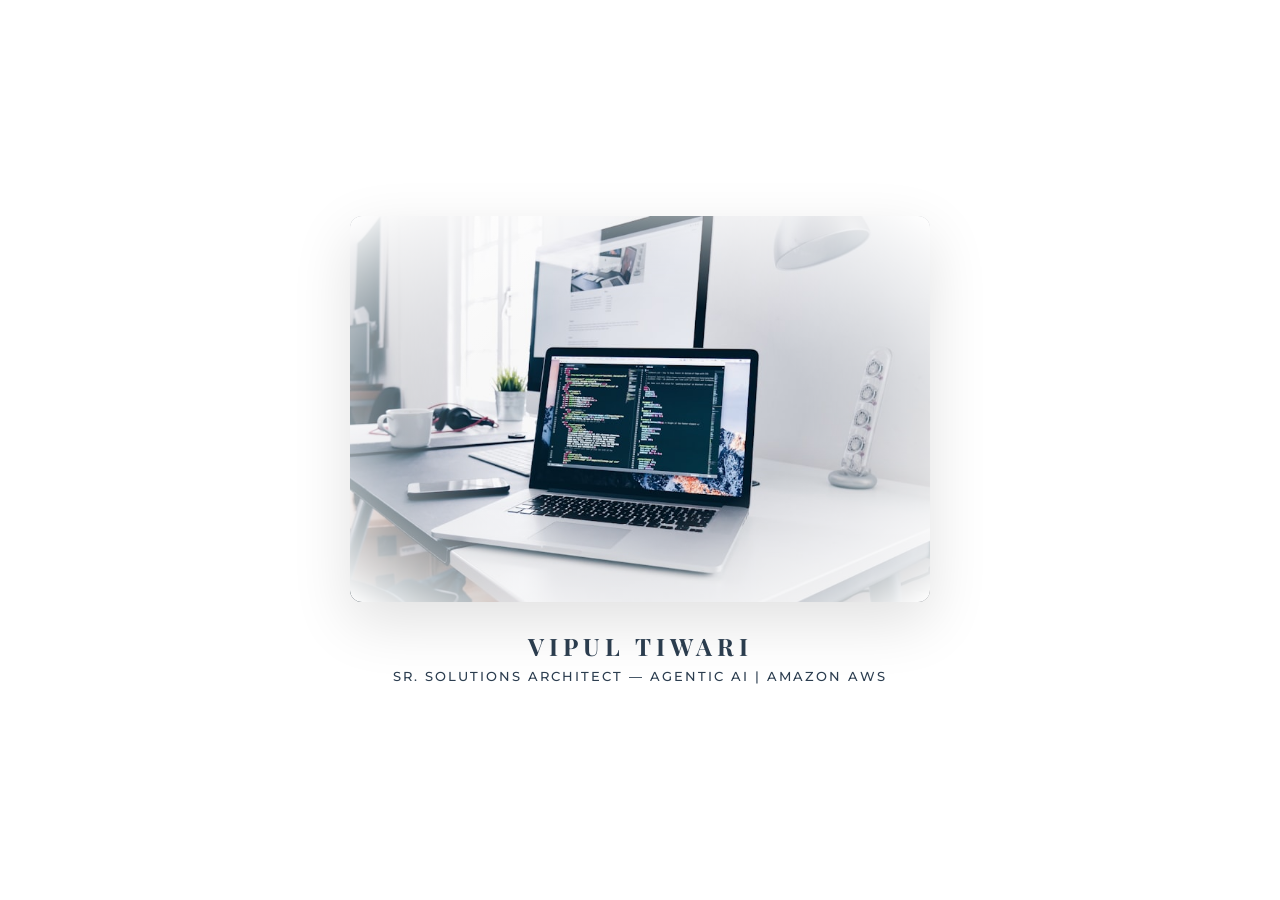
<file: index.html>
<!DOCTYPE html>
<html lang="en">
<head>
    <meta charset="UTF-8">
    <meta name="viewport" content="width=device-width, initial-scale=1.0">
    <title>Vipul Tiwari | Sr. Solutions Architect</title>
    <link rel="preconnect" href="https://fonts.googleapis.com">
    <link rel="preconnect" href="https://fonts.gstatic.com" crossorigin>
    <link href="https://fonts.googleapis.com/css2?family=Montserrat:wght@300;400;500;600;700;800&family=Playfair+Display:wght@400;700&display=swap" rel="stylesheet">
    <link rel="stylesheet" href="https://cdnjs.cloudflare.com/ajax/libs/font-awesome/6.5.1/css/all.min.css">
    <link rel="stylesheet" href="style.css">
</head>
<body>
    <!-- LANDING -->
    <div id="landing" class="landing">
        <div class="desk-wrap" id="deskWrap">
            <div class="desk-img-box">
                <img src="desk.jpg" alt="Professional workspace" class="desk-img">
                <div class="desk-overlay">
                    <div class="desk-overlay-bg"></div>
                    <div class="desk-cta">Click to View My Resume</div>
                    <div class="desk-subtitle">Vipul Tiwari — Sr. Solutions Architect</div>
                </div>
            </div>
            <div class="desk-name">
                <h2>VIPUL TIWARI</h2>
                <p>Sr. Solutions Architect — Agentic AI | Amazon AWS</p>
            </div>
        </div>
    </div>

    <!-- MAIN -->
    <div id="resumeMain" class="resume-main hidden">
        <nav class="top-nav" id="topNav">
            <div class="nav-inner">
                <div class="nav-links">
                    <a href="#" class="nav-link active" data-page="1">Profile</a>
                    <a href="#" class="nav-link" data-page="2">Experience</a>
                    <a href="#" class="nav-link" data-page="3">Skills</a>
                    <a href="#" class="nav-link" data-page="4">Awards</a>
                    <a href="#" class="nav-link" data-page="5">Testimonials</a>
                    <a href="#" class="nav-link" data-page="6">Articles</a>
                    <a href="#" class="nav-link" data-page="7">Contact</a>
                </div>
            </div>
        </nav>
        <div class="page-nav" id="pageNav">
            <button class="pg-btn" id="prevBtn" disabled>&#10094;</button>
            <span class="pg-num" id="pgNum">1 / 7</span>
            <button class="pg-btn" id="nextBtn">&#10095;</button>
        </div>

        <!-- PAGE 1: PROFILE -->
        <section class="page active" data-page="1">
            <div class="hero-section">
                <div class="hero-dark">
                    <div class="hero-inner reveal">
                        <div class="hero-line"></div>
                        <img src="picture.jpeg" alt="Vipul Tiwari" class="hero-photo">
                        <h1 class="hero-name">VIPUL TIWARI</h1>
                        <p class="hero-subtitle">Sr. Solutions Architect — Agentic AI | FinOps COE</p>
                        <div class="hero-sep"></div>
                        <p class="hero-bio">Results-driven Sr. Solutions Architect at Amazon AWS with deep expertise in Agentic AI, RPA, and enterprise automation. Leading global teams of 20+ members across AR, AP, and SSA verticals. Five-time Blue Prism MVP, UiPath Community Award Winner, professional speaker, hackathon judge, and mentor committed to empowering the next generation of automation professionals.</p>
                    </div>
                </div>
                <div class="hero-contact reveal">
                    <div class="hc-item"><span class="hc-icon">📍</span><span>Bratislava, Slovakia</span></div>
                    <div class="hc-item"><span class="hc-icon"><i class="fab fa-aws" style="color:#ff9900"></i></span><span>Amazon Web Services</span></div>
                    <div class="hc-item"><span class="hc-icon">🏆</span><span>Blue Prism MVP x5</span></div>
                    <div class="hc-item"><span class="hc-icon"><i class="fab fa-linkedin" style="color:#0a66c2"></i></span><a href="https://www.linkedin.com/in/vipul-tiwari-7277a2146/" target="_blank">LinkedIn Profile</a></div>
                    <div class="hc-item"><span class="hc-icon"><i class="fab fa-github"></i></span><a href="https://github.com/vipult1994" target="_blank">GitHub</a></div>
                    <div class="hc-item"><span class="hc-icon">📄</span><a href="Vipul Tiwari_architect.pdf" download>Download Resume</a></div>
                    <div class="hc-item"><span class="hc-icon">📝</span><a href="cover-letter.html" target="_blank">Cover Letter</a></div>
                </div>
                <div class="hero-tags-row reveal">
                    <span class="htag">Agentic AI</span><span class="htag">RPA</span><span class="htag">AWS</span><span class="htag">FinOps</span><span class="htag">UiPath</span><span class="htag">Blue Prism</span><span class="htag">Python</span><span class="htag">Tableau</span><span class="htag">Appian</span>
                </div>
            </div>
        </section>

        <!-- PAGE 2: EXPERIENCE -->
        <section class="page" data-page="2">
            <div class="container">
                <h2 class="sec-heading reveal"><span>EXPERIENCE</span><span class="heading-line"></span></h2>
                <div class="timeline">
                    <div class="tl-item reveal"><div class="tl-dot"></div><div class="tl-card"><div class="tl-head" onclick="toggle(this)"><div><div class="tl-date">Feb 2025 — Present</div><div class="tl-role">Sr. Solutions Architect — Agentic AI | FinOps COE (L6)</div><div class="tl-co">Amazon AWS, Bratislava</div></div><span class="tl-plus">+</span></div><div class="tl-body"><ul>
                        <li>Leading enterprise-wide automation initiatives, managing 20+ global team members across AR, AP and SSA verticals</li>
                        <li>Technical Program Manager for RPA and Agentic AI implementation</li>
                        <li>Spearheading Future of Work taskforce to identify emerging technologies</li>
                        <li>Establishing sustainability roadmap aligning with Amazon's climate pledge</li>
                        <li>Managing global AWS infrastructure including serverless architectures and API integrations</li>
                    </ul></div></div></div>
                    <div class="tl-item reveal"><div class="tl-dot"></div><div class="tl-card"><div class="tl-head" onclick="toggle(this)"><div><div class="tl-date">Dec 2023 — Feb 2025</div><div class="tl-role">Solutions Architect | FinOps COE (L5)</div><div class="tl-co">Amazon AWS, Bratislava</div></div><span class="tl-plus">+</span></div><div class="tl-body"><ul>
                        <li>Statement of Account Automation achieving 99K hours savings over 3 years</li>
                        <li>Automated dunning across 36 teams — 782K emails, 87K hours saved</li>
                        <li>AWS infrastructure: 29 S3 buckets, 4 EC2, NAWS environment, 420+ tickets</li>
                        <li>Mentored 17 citizen developers — 25K+ annual hours savings</li>
                        <li>Collection rates improved from 91.5% to 97.47%</li>
                        <li>China Automation Journey — three LIVE processes, 45K hours annually</li>
                    </ul>
                    <div class="proj-section">
                        <h4 class="proj-heading" onclick="this.classList.toggle('open');this.nextElementSibling.classList.toggle('open')">📂 Key Projects <span class="proj-arrow">▸</span></h4>
                        <div class="proj-details">
                            <div class="proj-item"><strong>EU6 Statement of Account Automation</strong><p>End-to-end automation of statement generation and distribution across EU regions. Integrated with S3, EC2, and Tableau for analytics. Achieved 99K hours savings over 3 years.</p></div>
                            <div class="proj-item"><strong>Automated Dunning Solution</strong><p>Architected cross-team dunning email automation across 36 teams. Generated 782K automated emails with 87K hours saved. Improved collection rates from 91.5% to 97.47%.</p></div>
                            <div class="proj-item"><strong>Credit Notes COE</strong><p>Managed extraction of 7M+ Credit Notes for Tableau analytics dashboard. Spearheaded data pipeline and visualization layer.</p></div>
                            <div class="proj-item"><strong>China Automation Journey</strong><p>Three LIVE processes deployed for China operations saving 45K hours annually. Full lifecycle from discovery to production deployment.</p></div>
                        </div>
                    </div>
                    </div></div></div>
                    <div class="tl-item reveal"><div class="tl-dot"></div><div class="tl-card"><div class="tl-head" onclick="toggle(this)"><div><div class="tl-date">Sep 2021 — Dec 2023</div><div class="tl-role">Sr. Process Simplification Developer (L5)</div><div class="tl-co">Amazon AWS, Hyderabad</div></div><span class="tl-plus">+</span></div><div class="tl-body"><ul>
                        <li>2 unattended RPA bots for Vendor Returns POD Automation; 18M+ PODs from 14 Carriers</li>
                        <li>6 FinOps COE Bootcamps, 600+ participants, 92K+ potential hours savings</li>
                        <li>End-to-end AWS infra: 7 S3 buckets, 5 EC2, Transfer Family, Pipeline, VPC</li>
                        <li>UiPath integration with DataLake for secure data access</li>
                    </ul></div></div></div>
                    <div class="tl-item reveal"><div class="tl-dot"></div><div class="tl-card"><div class="tl-head" onclick="toggle(this)"><div><div class="tl-date">Aug 2022 — Dec 2023</div><div class="tl-role">Advisor to Chief Strategy Officer</div><div class="tl-co">Turbotic, Sweden</div></div><span class="tl-plus">+</span></div><div class="tl-body"><ul>
                        <li>Product review and feedback for integrated automation platform</li>
                        <li>Support and planning for Turbotic Community Platform launch</li>
                    </ul></div></div></div>
                    <div class="tl-item reveal"><div class="tl-dot"></div><div class="tl-card"><div class="tl-head" onclick="toggle(this)"><div><div class="tl-date">Mar 2021 — Sep 2021</div><div class="tl-role">Process Optimisation and Simplification Designer</div><div class="tl-co">Fidelity International, Gurgaon</div></div><span class="tl-plus">+</span></div><div class="tl-body"><ul>
                        <li>Enterprise-wide hyperautomation strategy — 30% efficiency improvement</li>
                        <li>PSO Governance framework for RPA and Hyperautomation</li>
                        <li>Cross-functional teams of 15+ members, 95% on-time delivery</li>
                    </ul></div></div></div>
                    <div class="tl-item reveal"><div class="tl-dot"></div><div class="tl-card"><div class="tl-head" onclick="toggle(this)"><div><div class="tl-date">Nov 2019 — Mar 2021</div><div class="tl-role">Senior Process Optimisation and Simplification Developer</div><div class="tl-co">Fidelity International, Gurgaon</div></div><span class="tl-plus">+</span></div><div class="tl-body"><ul>
                        <li>Microsoft x Fidelity Hackathon — 100+ participants</li>
                        <li>Power Platform adoption — 50% increase in citizen development</li>
                        <li>Automated peer review "Aquaman" — 60% reduction in review time</li>
                        <li>Language Translation Service using AI/ML — 1000+ global clients</li>
                    </ul>
                    <div class="proj-section">
                        <h4 class="proj-heading" onclick="this.classList.toggle('open');this.nextElementSibling.classList.toggle('open')">📂 Key Projects <span class="proj-arrow">▸</span></h4>
                        <div class="proj-details">
                            <div class="proj-item"><strong>COA Process (Appian/Layer7)</strong><p>Automated client address change journey with Kofax OCR, SAIL interface, and Mainframe RPA integration.</p></div>
                            <div class="proj-item"><strong>EFT Payments Tribe (Appian/Layer7)</strong><p>Payment identification system with API/Service calls, refund template auto-creation, and task linking.</p></div>
                            <div class="proj-item"><strong>Aquaman — Automated Peer Review</strong><p>Built automated peer review system reducing review time by 60% across the development team.</p></div>
                            <div class="proj-item"><strong>IA Connect — AI Integration</strong><p>Directed AI integration program enhancing RPA with cognitive services across the enterprise.</p></div>
                        </div>
                    </div>
                    </div></div></div>
                    <div class="tl-item reveal"><div class="tl-dot"></div><div class="tl-card"><div class="tl-head" onclick="toggle(this)"><div><div class="tl-date">Jun 2019 — Oct 2019</div><div class="tl-role">Associate Technology L2 Engineer</div><div class="tl-co">Re:Sources / Publicis Sapient, Gurgaon</div></div><span class="tl-plus">+</span></div><div class="tl-body"><ul>
                        <li>RPA solutions with UiPath, Google Cloud Vision API, Abby OCR</li>
                        <li>Setup Centre of Excellence for Automation in Publicis Groupe</li>
                        <li>Custom UiPath components (Twilio APIs, MS Azure) — won awards</li>
                    </ul></div></div></div>
                    <div class="tl-item reveal"><div class="tl-dot"></div><div class="tl-card"><div class="tl-head" onclick="toggle(this)"><div><div class="tl-date">Jan 2018 — May 2019</div><div class="tl-role">Tools &amp; Process Engineer / RPA Developer</div><div class="tl-co">Ericsson, Gurgaon</div></div><span class="tl-plus">+</span></div><div class="tl-body"><ul>
                        <li>SPOC and Trainer for RPA program within Ericsson</li>
                        <li>Mentored 20+ resources in Blue Prism</li>
                        <li>Scripts2Go, PDI Delivery, MBNL-UK Handover, Bulk Precheck automations</li>
                        <li>Won Impact Award — saving ~12 FTE headcount</li>
                    </ul>
                    <div class="proj-section">
                        <h4 class="proj-heading" onclick="this.classList.toggle('open');this.nextElementSibling.classList.toggle('open')">📂 Key Projects <span class="proj-arrow">▸</span></h4>
                        <div class="proj-details">
                            <div class="proj-item"><strong>Scripts2Go Automate (UiPath)</strong><p>First customer for Sweden Leaders. Automated script generation, error checking, and upload process for delivery workflows.</p></div>
                            <div class="proj-item"><strong>PDI Delivery (Blue Prism/VBA)</strong><p>Automated site downloading from Network Drive, AutoCAD to PDF conversion, and uploads for Vivo and Claro operators in Brazil.</p></div>
                            <div class="proj-item"><strong>MBNL-UK Handover (Blue Prism/VBA)</strong><p>Automated hop checking and uploading in ADC build tool. End-to-end development through UAT and Production.</p></div>
                            <div class="proj-item"><strong>Bulk Precheck (Blue Prism/RedBot)</strong><p>Email-triggered health check automation for bulk nodes across all three technologies. BOT reads email, downloads attachment, executes process.</p></div>
                        </div>
                    </div>
                    </div></div></div>
                    <div class="tl-item reveal"><div class="tl-dot"></div><div class="tl-card"><div class="tl-head" onclick="toggle(this)"><div><div class="tl-date">Aug 2017 — Jan 2018</div><div class="tl-role">Assistant Engineer</div><div class="tl-co">Ericsson, Gurgaon</div></div><span class="tl-plus">+</span></div><div class="tl-body"><ul>
                        <li>MBNL Finance: SAP through Citrix automation using Blue Prism</li>
                        <li>NBN Australia: Automated battery dimensioning for Radio Base Stations</li>
                    </ul></div></div></div>
                    <div class="tl-item reveal"><div class="tl-dot"></div><div class="tl-card"><div class="tl-head" onclick="toggle(this)"><div><div class="tl-date">Jul 2017 — Aug 2017</div><div class="tl-role">Assistant Engineer Trainee</div><div class="tl-co">Ericsson, Gurgaon</div></div><span class="tl-plus">+</span></div><div class="tl-body"><ul><li>Site Engineering for Indonesian and Brazilian operators</li></ul></div></div></div>
                    <div class="tl-item reveal"><div class="tl-dot"></div><div class="tl-card"><div class="tl-head" onclick="toggle(this)"><div><div class="tl-date">May 2016 — Jul 2016</div><div class="tl-role">Engineering Intern</div><div class="tl-co">Indian Railways, Rajasthan</div></div><span class="tl-plus">+</span></div><div class="tl-body"><ul><li>Training in Electronic Exchange, Microwave Communication, Railnet, Signalling</li></ul></div></div></div>
                    <div class="tl-item reveal"><div class="tl-dot"></div><div class="tl-card"><div class="tl-head" onclick="toggle(this)"><div><div class="tl-date">Jul 2015 — Sep 2015</div><div class="tl-role">Android Developer Intern</div><div class="tl-co">Aryan Infomatrix, Jaipur</div></div><span class="tl-plus">+</span></div><div class="tl-body"><ul><li>Scientific Calculator and Bulls &amp; Cows game</li></ul></div></div></div>
                </div>
            </div>
        </section>

        <!-- PAGE 3: SKILLS & CERTS -->
        <section class="page" data-page="3">
            <div class="container">
                <h2 class="sec-heading reveal"><span>SKILLS &amp; CERTIFICATIONS</span><span class="heading-line"></span></h2>
                <div class="skills-panel reveal">
                    <div class="sp-header"><span class="sp-icon">⚙️</span><h3 class="sp-title">Tech Stack</h3></div>
                    <div class="sp-grid">
                        <div class="sp-bar-item"><div class="sp-bar-label"><span>AWS</span><span class="sp-level">Expert</span></div><div class="sp-bar"><div class="sp-fill" data-w="95"></div></div></div>
                        <div class="sp-bar-item"><div class="sp-bar-label"><span>UiPath</span><span class="sp-level">Expert</span></div><div class="sp-bar"><div class="sp-fill" data-w="95"></div></div></div>
                        <div class="sp-bar-item"><div class="sp-bar-label"><span>Blue Prism</span><span class="sp-level">Expert</span></div><div class="sp-bar"><div class="sp-fill" data-w="95"></div></div></div>
                        <div class="sp-bar-item"><div class="sp-bar-label"><span>Agentic AI</span><span class="sp-level">Advanced</span></div><div class="sp-bar"><div class="sp-fill" data-w="90"></div></div></div>
                        <div class="sp-bar-item"><div class="sp-bar-label"><span>Python</span><span class="sp-level">Advanced</span></div><div class="sp-bar"><div class="sp-fill" data-w="85"></div></div></div>
                        <div class="sp-bar-item"><div class="sp-bar-label"><span>Appian</span><span class="sp-level">Advanced</span></div><div class="sp-bar"><div class="sp-fill" data-w="85"></div></div></div>
                        <div class="sp-bar-item"><div class="sp-bar-label"><span>AWS Bedrock</span><span class="sp-level">Advanced</span></div><div class="sp-bar"><div class="sp-fill" data-w="85"></div></div></div>
                        <div class="sp-bar-item"><div class="sp-bar-label"><span>Power Platform</span><span class="sp-level">Advanced</span></div><div class="sp-bar"><div class="sp-fill" data-w="85"></div></div></div>
                        <div class="sp-bar-item"><div class="sp-bar-label"><span>Tableau</span><span class="sp-level">Proficient</span></div><div class="sp-bar"><div class="sp-fill" data-w="80"></div></div></div>
                        <div class="sp-bar-item"><div class="sp-bar-label"><span>Alteryx</span><span class="sp-level">Proficient</span></div><div class="sp-bar"><div class="sp-fill" data-w="80"></div></div></div>
                    </div>
                </div>
                <div class="skills-split">
                    <div class="skills-panel reveal">
                        <div class="sp-header"><span class="sp-icon">🏅</span><h3 class="sp-title">Certifications</h3></div>
                        <div class="cert-rows">
                            <div class="cert-row"><div class="cert-badge aws"><i class="fab fa-aws"></i></div><div><div class="cert-name">AWS Solutions Architect — Associate</div></div></div>
                            <div class="cert-row"><div class="cert-badge bp">BP</div><div><div class="cert-name">Blue Prism Professional Developer</div></div></div>
                            <div class="cert-row"><div class="cert-badge bp">BD</div><div><div class="cert-name">Blue Prism Certified Developer</div></div></div>
                            <div class="cert-row"><div class="cert-badge ui">UI</div><div><div class="cert-name">UiPath Advanced Developer</div></div></div>
                            <div class="cert-row"><div class="cert-badge ap">AP</div><div><div class="cert-name">Appian Level 1 Certified</div></div></div>
                            <div class="cert-row"><div class="cert-badge cc">CC</div><div><div class="cert-name">CCNA Routing &amp; Switching</div></div></div>
                            <div class="cert-row"><div class="cert-badge er">ET</div><div><div class="cert-name">Ericsson Certified Technology — IP</div></div></div>
                            <div class="cert-row"><div class="cert-badge sf">SA</div><div><div class="cert-name">Service Automation Framework Ambassador</div></div></div>
                            <div class="cert-row"><div class="cert-badge fc">7H</div><div><div class="cert-name">Franklin Covey — 7 Habits</div></div></div>
                        </div>
                    </div>
                    <div class="skills-panel reveal">
                        <div class="sp-header"><span class="sp-icon">🎓</span><h3 class="sp-title">Education</h3></div>
                        <div class="cert-rows">
                            <div class="cert-row"><div class="cert-badge edu">BT</div><div><div class="cert-name">B.Tech — ECE, JECRC Jaipur</div><div class="cert-sub">2013–2017 | 77%</div></div></div>
                            <div class="cert-row"><div class="cert-badge edu">12</div><div><div class="cert-name">12th — Saint Soldier, Jaipur</div><div class="cert-sub">2013 | 87%</div></div></div>
                            <div class="cert-row"><div class="cert-badge edu">10</div><div><div class="cert-name">10th — Saint Soldier, Jaipur</div><div class="cert-sub">2011 | 9.4 CGPA</div></div></div>
                        </div>
                    </div>
                </div>
            </div>
        </section>

        <!-- PAGE 4: AWARDS & SPEAKING -->
        <section class="page" data-page="4">
            <div class="container">
                <h2 class="sec-heading reveal"><span>AWARDS &amp; SPEAKING</span><span class="heading-line"></span></h2>
                <div class="skills-panel reveal">
                    <div class="sp-header"><span class="sp-icon">🏆</span><h3 class="sp-title">Awards &amp; Recognition</h3></div>
                    <div class="awards-list">
                        <div class="aw-row"><div class="aw-icon">🏆</div><div><strong>Blue Prism MVP</strong><span>5x — 2021, 2022, 2023, 2024, 2025</span></div></div>
                        <div class="aw-row"><div class="aw-icon">⭐</div><div><strong>Blue Prism MVP of the Year</strong><span>2022 — Top MVP globally</span></div></div>
                        <div class="aw-row"><div class="aw-icon">🥇</div><div><strong>Developer of the Year Finalist</strong><span>Blue Prism — Finalist</span></div></div>
                        <div class="aw-row"><div class="aw-icon">🎖️</div><div><strong>UiPath Community Award</strong><span>Las Vegas — BOT for Visually Impaired</span></div></div>
                        <div class="aw-row"><div class="aw-icon">⚡</div><div><strong>Ericsson Impact Award</strong><span>2018 — Saving ~12 FTE headcount</span></div></div>
                        <div class="aw-row"><div class="aw-icon">💻</div><div><strong>2x UiPath Hackathon Winner</strong><span>2020 — Accessibility automation</span></div></div>
                        <div class="aw-row"><div class="aw-icon">🚀</div><div><strong>Automation &amp; Power Award</strong><span>Ericsson — Automated the "impossible"</span></div></div>
                    </div>
                </div>
                <div class="skills-split">
                    <div class="skills-panel reveal">
                        <div class="sp-header"><span class="sp-icon">⚖️</span><h3 class="sp-title">Judging</h3></div>
                        <ul class="sp-list">
                            <li>Blue Prism Customer Award Judge — 2021–2025</li>
                            <li>Smart India Hackathon Judge — 2020</li>
                            <li>Cybiant Asia Automation Days — 2021, 2022</li>
                            <li><a href="https://aijourn.com/judges/" target="_blank">AI Journal Global Excellence Awards</a></li>
                            <li>Botathon Judge — 2020, 2022</li>
                            <li>VITMAS (VIT Vellore) — 2022</li>
                            <li>NIT Durgapur — 2023</li>
                            <li><a href="https://lnkd.in/gKbgYGs" target="_blank">RPA Riders Eduskills</a></li>
                        </ul>
                    </div>
                    <div class="skills-panel reveal">
                        <div class="sp-header"><span class="sp-icon">🎤</span><h3 class="sp-title">Speaking</h3></div>
                        <ul class="sp-list">
                            <li><a href="https://www.youtube.com/watch?v=3Z2b3CCg9Sk" target="_blank">Cybiant — Professional Speaker</a></li>
                            <li><a href="https://lnkd.in/g74xZzqQ" target="_blank">Automation Days Asia — Malaysia 2021</a></li>
                            <li><a href="https://resources.valuemomentum.com/tech-meetup-by-valuemomentum-jan-28-2021-1-0-0" target="_blank">ValueMomentum</a></li>
                            <li>Global Microsoft Power Platform Bootcamp — 2022</li>
                            <li><a href="https://www.linkedin.com/posts/rtbi-jecrc_tedp2-phase3-evolution-activity-6821334388874215424--YSe" target="_blank">RTBI JECRC</a></li>
                            <li><a href="https://embed.sounder.fm/play/309273" target="_blank">Blue Prism Podcast</a></li>
                            <li>Upflairs &amp; HRIT Group — Speaker</li>
                        </ul>
                    </div>
                </div>
            </div>
        </section>

        <!-- PAGE 5: TESTIMONIALS -->
        <section class="page" data-page="5">
            <div class="container">
                <h2 class="sec-heading reveal"><span>WHAT PEOPLE SAY</span><span class="heading-line"></span></h2>
                <div class="testi-grid reveal">
                    <div class="testi-card"><div class="tc-quote">❝</div><p>"He demonstrated a genuine passion for delivering value and consistently raising the bar. He solved complex business problems leveraging RPA, AWS technologies, saving our Finance teams thousands of hours."</p><div class="tc-author"><strong>Ricardo Alvarado, PMP</strong><span>Business Program Manager, Microsoft</span></div></div>
                    <div class="testi-card"><div class="tc-quote">❝</div><p>"I can wholeheartedly recommend Vipul as not only incredibly talented Engineer, but also as amazing Human being. His drive for innovation is paralleled only by broad knowledge of technology."</p><div class="tc-author"><strong>Daniel Dubravec</strong><span>Visualization Engineer, Takeda</span></div></div>
                    <div class="testi-card"><div class="tc-quote">❝</div><p>"Vipul has demonstrated unwavering dedication, passion, and creativity. We genuinely consider Vipul an extended member of our team. His technical knowledge and thought-leadership continue to enrich our Community."</p><div class="tc-author"><strong>Charlotte Kennett</strong><span>Director of Product Marketing, SS&amp;C Blue Prism</span></div></div>
                    <div class="testi-card"><div class="tc-quote">❝</div><p>"Vipul is a highly skilled architect specialized in Intelligent Automation. He is customer/business focused, a good communicator and a driven person who thrives in innovative environments."</p><div class="tc-author"><strong>Alexander Hübel</strong><span>COO, DigitalTolk</span></div></div>
                    <div class="testi-card"><div class="tc-quote">❝</div><p>"His unending energy and enthusiasm is infectious, his creativity is unstoppable and his relentless focus on quality is second to none."</p><div class="tc-author"><strong>Michael Shillingford</strong><span>Sr. Community Strategy Manager, SS&amp;C Blue Prism</span></div></div>
                    <div class="testi-card"><div class="tc-quote">❝</div><p>"Vipul is not your typical techie, he packs a great combination of functional and technical flavours. He can be the driving force that inspires everyone else to do better."</p><div class="tc-author"><strong>Ravi Joshi</strong><span>Director | Head of Engineering and AI, Citi</span></div></div>
                    <div class="testi-card"><div class="tc-quote">❝</div><p>"Vipul brought a tremendous amount of enthusiasm to the automation team. His drive and technical depth translated into delivery of flagship projects."</p><div class="tc-author"><strong>Duncan Berry</strong><span>Head of Change, QBE Insurance</span></div></div>
                    <div class="testi-card"><div class="tc-quote">❝</div><p>"Vipul is one of the most positive and skilled people I had the pleasure to work with. The key person every winning team should have."</p><div class="tc-author"><strong>Ermir Hasanbelliu</strong><span>Program Manager, Amazon</span></div></div>
                    <div class="testi-card"><div class="tc-quote">❝</div><p>"Vipul is a passionate technologist, open to sharing his time and knowledge. He gives honest answers without asking anything in return."</p><div class="tc-author"><strong>Eric Nguyen</strong><span>Industry Advisor, University of Canberra</span></div></div>
                    <div class="testi-card"><div class="tc-quote">❝</div><p>"His exceptional work ethic and technical understanding saw him drive forward important initiatives. His work continues to have an impact months after leaving."</p><div class="tc-author"><strong>Markus Hall</strong><span>AI Strategy Lead, Fidelity International</span></div></div>
                    <div class="testi-card"><div class="tc-quote">❝</div><p>"Vipul is an exceptional developer. He is agile and always looking to re-invent and challenge existing norms."</p><div class="tc-author"><strong>Ayush Tripathi</strong><span>Sr. IA Solution Architect, Fidelity International</span></div></div>
                    <div class="testi-card"><div class="tc-quote">❝</div><p>"His low code automation tool understanding is beyond match. The energy and passion he brings while working on any problem is truly inspiring."</p><div class="tc-author"><strong>Manish Dewan</strong><span>Senior Vice President, NatWest Group</span></div></div>
                    <div class="testi-card"><div class="tc-quote">❝</div><p>"A problem assigned to Vipul is already half solved. His ability to quickly understand the problem statement and execute to perfection makes him an asset."</p><div class="tc-author"><strong>Aditya Jairath</strong><span>Sr. Manager, Fidelity International</span></div></div>
                    <div class="testi-card"><div class="tc-quote">❝</div><p>"No matter how tense the environment, Vipul made sure everyone left with a smile."</p><div class="tc-author"><strong>Vinay Gangwar</strong><span>Program Manager, Rakuten Symphony</span></div></div>
                    <div class="testi-card"><div class="tc-quote">❝</div><p>"Vipul showed excellent technical knowledge, and could rapidly understand business requirements and develop high quality automation solutions."</p><div class="tc-author"><strong>David Hunter</strong><span>Head of AI and Automation, Sweco</span></div></div>
                </div>
            </div>
        </section>

        <!-- PAGE 6: ARTICLES & PROJECT -->
        <section class="page" data-page="6">
            <div class="container">
                <h2 class="sec-heading reveal"><span>PROJECT &amp; ARTICLES</span><span class="heading-line"></span></h2>
                <div class="skills-panel reveal">
                    <div class="sp-header"><span class="sp-icon">👁️</span><h3 class="sp-title">Featured Project</h3></div>
                    <p class="proj-desc"><strong>Visual Assistant for the Blind</strong> — Award-winning solution using Google Vision for OCR on email images, providing context and speech output for visually impaired professionals. Won UiPath Hackathon, felicitated at Las Vegas. <a href="https://connect.uipath.com/community/project/visual-assitant-for-the-blind" target="_blank">View Project →</a></p>
                </div>
                <div class="skills-panel reveal">
                    <div class="sp-header"><span class="sp-icon">📝</span><h3 class="sp-title">Published Articles</h3></div>
                    <div class="articles-grid">
                        <a href="https://www.linkedin.com/pulse/follow-your-heart-navigating-corporate-world-vipul-tiwari/" target="_blank">Follow Your Heart — Navigating the Corporate World</a>
                        <a href="https://www.linkedin.com/pulse/youngest-architect-vipul-tiwari/" target="_blank">The Youngest Architect</a>
                        <a href="https://www.linkedin.com/pulse/sih-vision-atmanirbharbharat-vipul-tiwari/" target="_blank">SIH Vision — AtmaNirbhar Bharat</a>
                        <a href="https://www.linkedin.com/pulse/hackathon-botathon-vipul-tiwari/" target="_blank">Hackathon Botathon</a>
                        <a href="https://www.linkedin.com/pulse/switching-sides-table-vipul-tiwari/" target="_blank">Switching Sides of the Table</a>
                        <a href="https://www.linkedin.com/pulse/transformation-journey-vipul-tiwari/" target="_blank">The Transformation Journey</a>
                        <a href="https://www.uipath.com/community/rpa-community-blog/rpa-developer-recaps-power-up-automation-hackathon-2019" target="_blank">24 Hours of Innovation — UiPath Hackathon</a>
                        <a href="https://community.blueprism.com/blogs/vipul-tiwari1/2020/09/10/taking-on-the-blueprism-way" target="_blank">Taking on the Blue Prism Way</a>
                        <a href="https://community.blueprism.com/blogs/vipul-tiwari1/2021/01/26/the-journey-of-an-mvp" target="_blank">The Journey of an MVP</a>
                        <a href="https://www.cybiant.com/knowledge/empowering-innovation-the-journey-and-multi-faceted-benefits-of-citizen-developer-program/" target="_blank">Empowering Innovation — Citizen Developer Program</a>
                        <a href="https://community.blueprism.com/blogs/vipul-tiwari1/2024/03/12/beyond-recognition-the-essence-of-being-a-four-tim" target="_blank">Beyond Recognition — Being a Four-Time MVP</a>
                    </div>
                </div>
            </div>
        </section>

        <!-- PAGE 7: CONTACT -->
        <section class="page" data-page="7">
            <div class="hero-section">
                <div class="hero-dark">
                    <div class="hero-inner reveal">
                        <div class="hero-line"></div>
                        <img src="picture.jpeg" alt="Vipul Tiwari" class="hero-photo">
                        <h1 class="hero-name" style="font-size:32px">LET'S CONNECT</h1>
                        <p class="hero-subtitle">Open to collaboration, speaking engagements, and new opportunities</p>
                        <div class="hero-sep"></div>
                        <p class="hero-bio">Whether you're looking for a speaker, a mentor, a collaborator on automation and AI initiatives, or just want to connect — I'd love to hear from you.</p>
                    </div>
                </div>
                <div class="hero-contact reveal">
                    <div class="hc-item"><span class="hc-icon">📧</span><a href="mailto:[email]">Email Me</a></div>
                    <div class="hc-item"><span class="hc-icon"><i class="fab fa-linkedin" style="color:#0a66c2"></i></span><a href="https://www.linkedin.com/in/vipul-tiwari-7277a2146/" target="_blank">LinkedIn</a></div>
                    <div class="hc-item"><span class="hc-icon"><i class="fab fa-github"></i></span><a href="https://github.com/vipult1994" target="_blank">GitHub</a></div>
                    <div class="hc-item"><span class="hc-icon">📄</span><a href="Vipul Tiwari_architect.pdf" download>Download Resume</a></div>
                    <div class="hc-item"><span class="hc-icon">📝</span><a href="cover-letter.html" target="_blank">Cover Letter</a></div>
                    <div class="hc-item"><span class="hc-icon">🌐</span><span>vipult1994.github.io</span></div>
                </div>
                <div class="contact-stats reveal">
                    <div class="cs-item"><div class="cs-num">8+</div><div class="cs-label">Years Experience</div></div>
                    <div class="cs-item"><div class="cs-num">20+</div><div class="cs-label">Team Members Led</div></div>
                    <div class="cs-item"><div class="cs-num">200K+</div><div class="cs-label">Hours Saved</div></div>
                    <div class="cs-item"><div class="cs-num">5x</div><div class="cs-label">Blue Prism MVP</div></div>
                    <div class="cs-item"><div class="cs-num">15+</div><div class="cs-label">Speaking Events</div></div>
                    <div class="cs-item"><div class="cs-num">11</div><div class="cs-label">Published Articles</div></div>
                </div>
                <p class="reveal" style="text-align:center;color:#999;font-size:12px;margin-top:24px">&copy; 2025 Vipul Tiwari. Built with passion.</p>
            </div>
        </section>
    </div>

    <script src="script.js"></script>
</body>
</html>
</file>
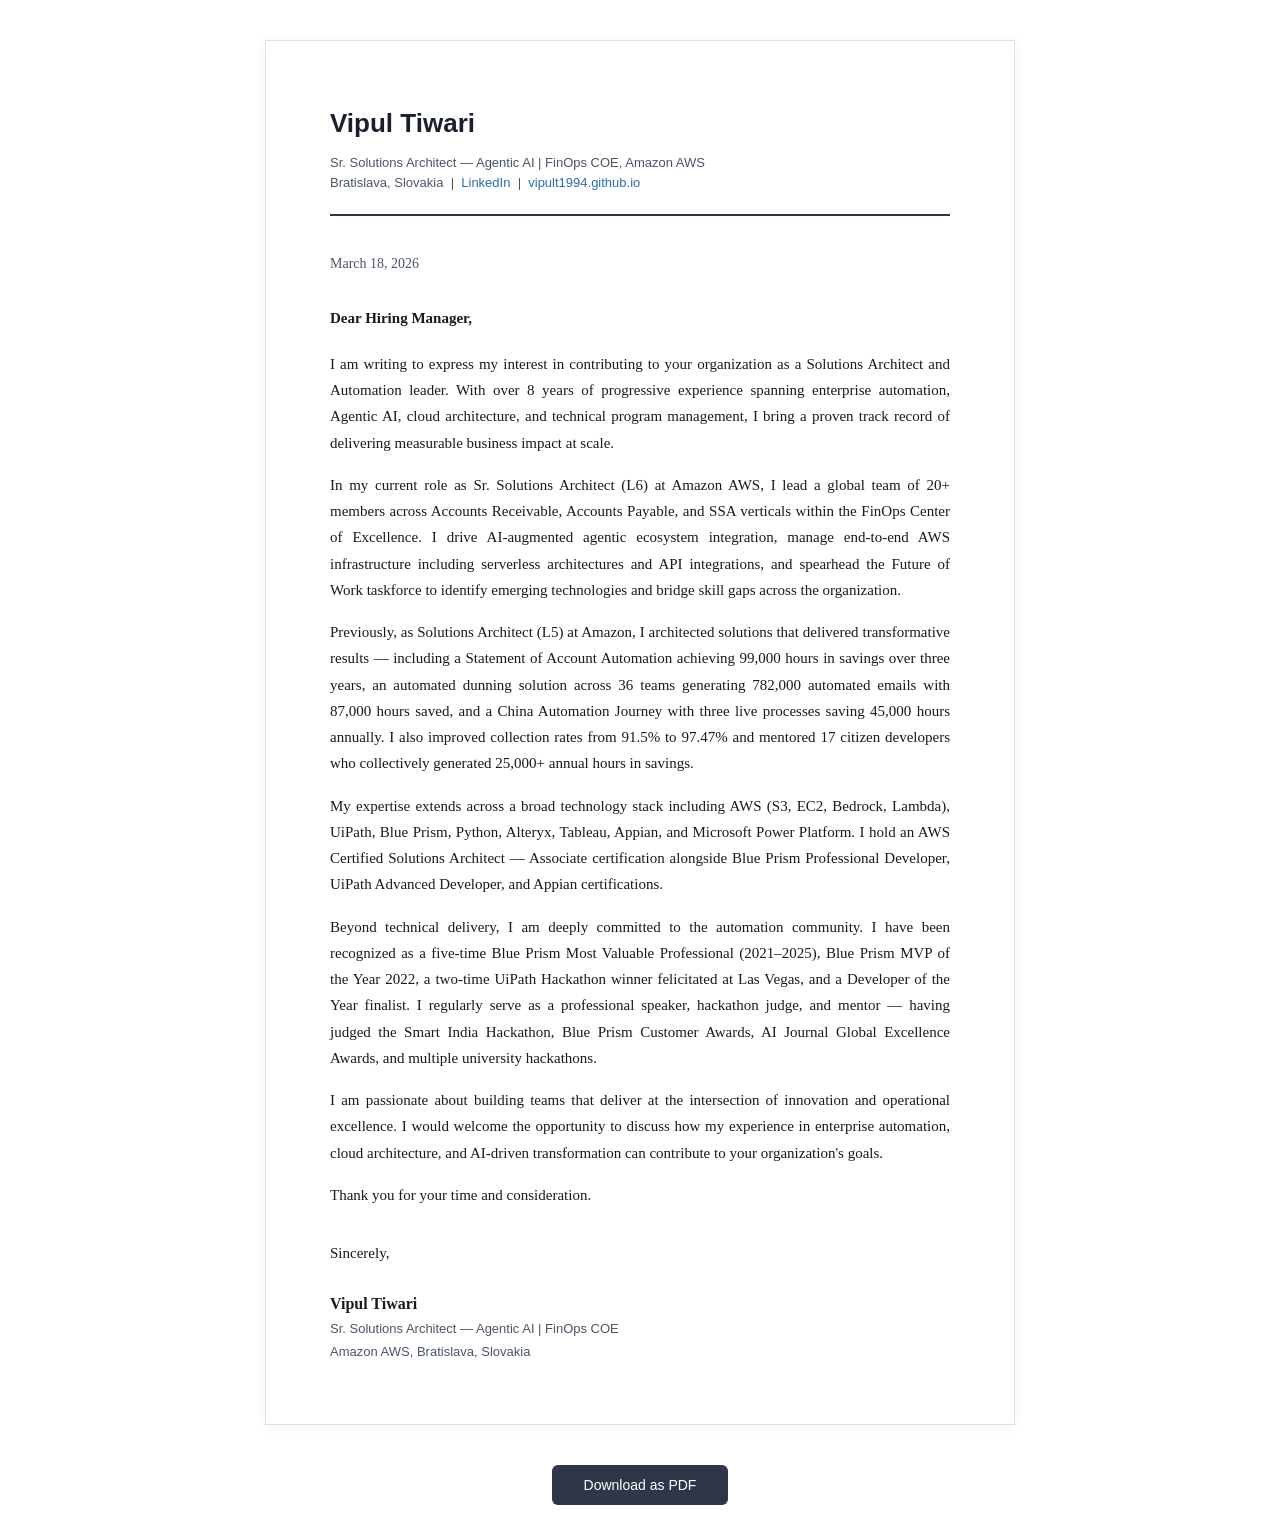
<file: cover-letter.html>
<!DOCTYPE html>
<html lang="en">
<head>
    <meta charset="UTF-8">
    <meta name="viewport" content="width=device-width, initial-scale=1.0">
    <title>Cover Letter — Vipul Tiwari</title>
    <style>
        @media print {
            body { margin: 0; }
            .no-print { display: none; }
        }
        * { box-sizing: border-box; margin: 0; padding: 0; }
        body {
            font-family: 'Georgia', 'Times New Roman', serif;
            color: #1a1a1a; background: #fff;
            line-height: 1.75; font-size: 15px;
        }
        .page {
            max-width: 750px; margin: 40px auto; padding: 60px 64px;
            border: 1px solid #e0e0e0; box-shadow: 0 2px 12px rgba(0,0,0,0.06);
        }
        .header { margin-bottom: 36px; border-bottom: 2px solid #2d3748; padding-bottom: 20px; }
        .header h1 {
            font-size: 26px; font-weight: 700; color: #1a202c;
            font-family: 'Helvetica Neue', Arial, sans-serif; margin-bottom: 6px;
        }
        .header p {
            font-family: 'Helvetica Neue', Arial, sans-serif;
            font-size: 13px; color: #4a5568; line-height: 1.6;
        }
        .header a { color: #2b6cb0; text-decoration: none; }
        .date { margin-bottom: 28px; color: #4a5568; font-size: 14px; }
        .greeting { margin-bottom: 20px; font-weight: 600; }
        .body p { margin-bottom: 16px; text-align: justify; }
        .closing { margin-top: 32px; }
        .closing .sign { margin-top: 24px; font-weight: 700; font-size: 16px; }
        .closing .title { color: #4a5568; font-size: 13px; font-family: 'Helvetica Neue', Arial, sans-serif; }
        .print-btn {
            display: block; width: fit-content; margin: 20px auto;
            padding: 12px 32px; background: #2d3748; color: #fff; border: none;
            border-radius: 6px; font-size: 14px; cursor: pointer;
            font-family: 'Helvetica Neue', Arial, sans-serif;
        }
        .print-btn:hover { background: #4a5568; }
    </style>
</head>
<body>
    <div class="page">
        <div class="header">
            <h1>Vipul Tiwari</h1>
            <p>Sr. Solutions Architect — Agentic AI | FinOps COE, Amazon AWS</p>
            <p>Bratislava, Slovakia &nbsp;|&nbsp; <a href="https://www.linkedin.com/in/vipul-tiwari-7277a2146/">LinkedIn</a> &nbsp;|&nbsp; <a href="https://vipult1994.github.io">vipult1994.github.io</a></p>
        </div>

        <p class="date">March 18, 2026</p>

        <p class="greeting">Dear Hiring Manager,</p>

        <div class="body">
            <p>I am writing to express my interest in contributing to your organization as a Solutions Architect and Automation leader. With over 8 years of progressive experience spanning enterprise automation, Agentic AI, cloud architecture, and technical program management, I bring a proven track record of delivering measurable business impact at scale.</p>

            <p>In my current role as Sr. Solutions Architect (L6) at Amazon AWS, I lead a global team of 20+ members across Accounts Receivable, Accounts Payable, and SSA verticals within the FinOps Center of Excellence. I drive AI-augmented agentic ecosystem integration, manage end-to-end AWS infrastructure including serverless architectures and API integrations, and spearhead the Future of Work taskforce to identify emerging technologies and bridge skill gaps across the organization.</p>

            <p>Previously, as Solutions Architect (L5) at Amazon, I architected solutions that delivered transformative results — including a Statement of Account Automation achieving 99,000 hours in savings over three years, an automated dunning solution across 36 teams generating 782,000 automated emails with 87,000 hours saved, and a China Automation Journey with three live processes saving 45,000 hours annually. I also improved collection rates from 91.5% to 97.47% and mentored 17 citizen developers who collectively generated 25,000+ annual hours in savings.</p>

            <p>My expertise extends across a broad technology stack including AWS (S3, EC2, Bedrock, Lambda), UiPath, Blue Prism, Python, Alteryx, Tableau, Appian, and Microsoft Power Platform. I hold an AWS Certified Solutions Architect — Associate certification alongside Blue Prism Professional Developer, UiPath Advanced Developer, and Appian certifications.</p>

            <p>Beyond technical delivery, I am deeply committed to the automation community. I have been recognized as a five-time Blue Prism Most Valuable Professional (2021–2025), Blue Prism MVP of the Year 2022, a two-time UiPath Hackathon winner felicitated at Las Vegas, and a Developer of the Year finalist. I regularly serve as a professional speaker, hackathon judge, and mentor — having judged the Smart India Hackathon, Blue Prism Customer Awards, AI Journal Global Excellence Awards, and multiple university hackathons.</p>

            <p>I am passionate about building teams that deliver at the intersection of innovation and operational excellence. I would welcome the opportunity to discuss how my experience in enterprise automation, cloud architecture, and AI-driven transformation can contribute to your organization's goals.</p>

            <p>Thank you for your time and consideration.</p>
        </div>

        <div class="closing">
            <p>Sincerely,</p>
            <p class="sign">Vipul Tiwari</p>
            <p class="title">Sr. Solutions Architect — Agentic AI | FinOps COE<br>Amazon AWS, Bratislava, Slovakia</p>
        </div>
    </div>

    <button class="print-btn no-print" onclick="window.print()">Download as PDF</button>
</body>
</html>
</file>
<file: style.css>
*,*::before,*::after{margin:0;padding:0;box-sizing:border-box}
html{scroll-behavior:smooth}
body{font-family:'Montserrat',sans-serif;background:#000;color:#333;overflow:hidden;-webkit-font-smoothing:antialiased}
a{color:#2c3e50;text-decoration:none;transition:color .3s}
a:hover{color:#e74c3c}
ul{list-style:none}

/* LANDING */
.landing{position:fixed;inset:0;z-index:1000;background:#fff;display:flex;align-items:center;justify-content:center;transition:opacity 1s ease}
.landing.fade-out{opacity:0;pointer-events:none}
.desk-wrap{position:relative;width:580px;max-width:92vw;cursor:pointer}
.desk-img-box{position:relative;border-radius:12px;overflow:hidden;box-shadow:0 20px 60px rgba(0,0,0,0.12)}
.desk-img{display:block;width:100%;height:auto;transition:transform 1s cubic-bezier(.23,1,.32,1)}
.desk-img-box::after{content:'';position:absolute;inset:0;background:radial-gradient(ellipse at center,transparent 40%,rgba(255,255,255,0.6) 75%,#fff 100%);pointer-events:none}
.desk-wrap:hover .desk-img{transform:scale(1.12)}
.desk-overlay{position:absolute;inset:0;z-index:2;display:flex;flex-direction:column;align-items:center;justify-content:center;opacity:0;transition:opacity .5s ease}
.desk-wrap:hover .desk-overlay{opacity:1}
.desk-overlay-bg{position:absolute;inset:0;background:rgba(44,62,80,0.45);backdrop-filter:blur(2px);border-radius:12px}
.desk-cta{position:relative;z-index:3;background:#fff;color:#2c3e50;padding:14px 36px;border-radius:30px;font-size:14px;font-weight:600;letter-spacing:2px;text-transform:uppercase;box-shadow:0 8px 30px rgba(0,0,0,0.2);transition:transform .3s}
.desk-wrap:hover .desk-cta{transform:scale(1.05)}
.desk-subtitle{position:relative;z-index:3;color:rgba(255,255,255,0.9);font-size:12px;font-weight:300;letter-spacing:1.5px;margin-top:12px}
.desk-name{text-align:center;margin-top:28px;opacity:0;animation:deskIn .8s ease .5s forwards}
.desk-name h2{font-family:'Playfair Display',serif;font-size:24px;font-weight:700;letter-spacing:5px;color:#2c3e50}
.desk-name p{font-size:13px;font-weight:500;letter-spacing:2px;color:#2c3e50;text-transform:uppercase;margin-top:6px}
@keyframes deskIn{to{opacity:1}}

/* MAIN */
.resume-main{position:relative;background:#f5f5f0;min-height:100vh}
.resume-main.hidden{display:none}
.resume-main.show{display:block;animation:fadeUp .8s ease forwards}
@keyframes fadeUp{from{opacity:0;transform:translateY(20px)}to{opacity:1;transform:translateY(0)}}

/* NAV */
.top-nav{position:fixed;top:0;left:0;right:0;z-index:100;background:rgba(44,62,80,0.97);backdrop-filter:blur(10px);opacity:0;transform:translateY(-100%);transition:all .5s ease}
.top-nav.show{opacity:1;transform:translateY(0)}
.nav-inner{max-width:1100px;margin:0 auto;display:flex;align-items:center;justify-content:flex-end;height:54px;padding:0 30px}
.nav-links{display:flex;gap:20px}
.nav-link{color:rgba(255,255,255,0.55);font-size:10px;font-weight:600;letter-spacing:2px;text-transform:uppercase;padding:4px 0;border-bottom:2px solid transparent;transition:all .3s}
.nav-link:hover,.nav-link.active{color:#fff;border-bottom-color:#e74c3c}

/* PAGE NAV */
.page-nav{position:fixed;bottom:28px;left:50%;transform:translateX(-50%);z-index:100;display:flex;align-items:center;gap:18px;background:rgba(44,62,80,0.92);backdrop-filter:blur(10px);padding:10px 22px;border-radius:40px;opacity:0;transition:opacity .5s ease .4s}
.page-nav.show{opacity:1}
.pg-btn{background:none;border:1px solid rgba(255,255,255,0.25);color:#fff;width:34px;height:34px;border-radius:50%;cursor:pointer;font-size:14px;display:flex;align-items:center;justify-content:center;transition:all .3s}
.pg-btn:hover:not(:disabled){background:rgba(255,255,255,0.15);border-color:#fff}
.pg-btn:disabled{opacity:.25;cursor:default}
.pg-num{color:rgba(255,255,255,0.8);font-size:12px;font-weight:500;letter-spacing:2px}

/* PAGES */
.page{min-height:100vh;display:none;padding:80px 30px 110px}
.page.active{display:block;animation:slideIn .5s ease forwards}
@keyframes slideIn{from{opacity:0;transform:translateX(30px)}to{opacity:1;transform:translateX(0)}}
@keyframes slideOut{from{opacity:1;transform:translateX(0)}to{opacity:0;transform:translateX(-30px)}}

/* HERO */
.hero-section{max-width:880px;margin:0 auto;text-align:center}
.hero-dark{background:linear-gradient(135deg,#2c3e50,#1a252f);border-radius:12px 12px 0 0;padding:50px 40px 40px}
.hero-line{width:80px;height:2px;margin:0 auto 30px;background:linear-gradient(90deg,transparent,rgba(255,255,255,0.5),transparent)}
.hero-photo{width:120px;height:120px;border-radius:50%;object-fit:cover;border:4px solid rgba(255,255,255,0.2);box-shadow:0 8px 30px rgba(0,0,0,0.3);margin-bottom:22px}
.hero-name{font-family:'Playfair Display',serif;font-size:38px;font-weight:700;color:#fff;letter-spacing:5px;margin-bottom:8px}
.hero-subtitle{font-size:12px;font-weight:500;letter-spacing:4px;color:#e0c068;text-transform:uppercase;margin-bottom:24px}
.hero-sep{width:40px;height:2px;background:rgba(255,255,255,0.25);margin:0 auto 24px}
.hero-bio{font-size:14px;line-height:1.9;color:rgba(255,255,255,0.82);max-width:640px;margin:0 auto;font-weight:300}
.hero-contact{background:#fff;border-radius:0 0 12px 12px;padding:28px 40px;display:grid;grid-template-columns:repeat(3,1fr);gap:16px;box-shadow:0 10px 40px rgba(0,0,0,0.06)}
.hc-item{display:flex;align-items:center;gap:10px;font-size:13px;color:#555}
.hc-item a{color:#2c3e50;font-weight:500}
.hc-item a:hover{color:#e74c3c}
.hc-icon{font-size:16px;width:20px;text-align:center}
.hero-tags-row{display:flex;flex-wrap:wrap;justify-content:center;gap:8px;margin-top:20px;max-width:880px;margin-left:auto;margin-right:auto}
.htag{padding:6px 16px;background:#fff;border:1px solid #e8e8e8;border-radius:6px;font-size:11px;font-weight:500;color:#2c3e50;transition:all .3s}
.htag:hover{background:#2c3e50;color:#fff;border-color:#2c3e50}

/* SECTIONS */
.container{max-width:960px;margin:0 auto}
.sec-heading{display:flex;align-items:center;gap:18px;margin-bottom:36px;font-family:'Playfair Display',serif;font-size:22px;font-weight:700;letter-spacing:4px;color:#2c3e50}
.heading-line{flex:1;height:1px;background:#ddd}

/* TIMELINE */
.timeline{position:relative;padding-left:36px}
.timeline::before{content:'';position:absolute;left:7px;top:0;bottom:0;width:2px;background:linear-gradient(to bottom,#2c3e50,#ccc)}
.tl-item{position:relative;margin-bottom:16px}
.tl-dot{position:absolute;left:-36px;top:18px;width:16px;height:16px;border-radius:50%;background:#fff;border:3px solid #2c3e50;z-index:1;transition:all .3s}
.tl-item:hover .tl-dot{background:#2c3e50;transform:scale(1.2)}
.tl-card{background:#fff;border-radius:8px;box-shadow:0 3px 16px rgba(0,0,0,0.05);overflow:hidden;transition:box-shadow .3s}
.tl-card:hover{box-shadow:0 6px 28px rgba(0,0,0,0.09)}
.tl-head{padding:16px 20px;cursor:pointer;display:flex;justify-content:space-between;align-items:center;transition:background .3s}
.tl-head:hover{background:#f9fafb}
.tl-date{font-size:11px;font-weight:600;color:#e74c3c;letter-spacing:1px}
.tl-role{font-size:14px;font-weight:600;color:#2c3e50;margin-top:2px}
.tl-co{font-size:12px;color:#95a5a6;margin-top:2px}
.tl-plus{font-size:20px;color:#ccc;font-weight:300;width:30px;height:30px;border-radius:50%;border:1px solid #eee;display:flex;align-items:center;justify-content:center;transition:all .3s;flex-shrink:0}
.tl-head:hover .tl-plus{color:#2c3e50}
.tl-head.open .tl-plus{transform:rotate(45deg);color:#e74c3c}
.tl-body{max-height:0;overflow:hidden;padding:0 20px;transition:max-height .5s cubic-bezier(.23,1,.32,1),padding .3s}
.tl-body.open{max-height:600px;padding:0 20px 16px}
.tl-body ul{padding:0}
.tl-body li{font-size:13px;line-height:1.7;color:#555;padding:3px 0 3px 14px;position:relative}
.tl-body li::before{content:'◆';position:absolute;left:0;color:#ccc;font-size:7px;top:7px}

/* SKILLS PANELS */
.skills-panel{background:#fff;border-radius:10px;padding:28px 32px;margin-bottom:24px;box-shadow:0 4px 20px rgba(0,0,0,0.04);border-left:4px solid #2c3e50}
.sp-header{display:flex;align-items:center;gap:12px;margin-bottom:20px}
.sp-icon{font-size:22px}
.sp-title{font-size:16px;font-weight:700;color:#2c3e50;letter-spacing:1px}
.sp-grid{display:grid;grid-template-columns:1fr 1fr;gap:14px 40px}
.sp-bar-label{display:flex;justify-content:space-between;margin-bottom:5px}
.sp-bar-label span{font-size:12px;font-weight:500;color:#2c3e50}
.sp-level{color:#95a5a6!important;font-weight:400!important;font-size:11px!important}
.sp-bar{height:7px;background:#ecf0f1;border-radius:4px;overflow:hidden}
.sp-fill{height:100%;width:0;background:linear-gradient(90deg,#2c3e50,#4a7c9b);border-radius:4px;transition:width 1.2s ease}
.skills-split{display:grid;grid-template-columns:1fr 1fr;gap:24px}
.sp-list li{font-size:13px;color:#555;padding:6px 0;border-bottom:1px solid #f0f0f0}
.sp-list li:last-child{border-bottom:none}
.sp-list a{color:#2c3e50;font-weight:500}
.sp-list a:hover{color:#e74c3c}

/* CERTS */
.cert-rows{display:flex;flex-direction:column;gap:12px}
.cert-row{display:flex;align-items:center;gap:14px}
.cert-badge{width:42px;height:42px;border-radius:50%;display:flex;align-items:center;justify-content:center;font-size:11px;font-weight:700;color:#fff;flex-shrink:0}
.cert-badge.aws{background:linear-gradient(135deg,#ff9900,#e68a00)}
.cert-badge.bp{background:linear-gradient(135deg,#1a5276,#2980b9)}
.cert-badge.ui{background:linear-gradient(135deg,#fa4616,#e8400e)}
.cert-badge.ap{background:linear-gradient(135deg,#2c3e50,#4a6274)}
.cert-badge.cc{background:linear-gradient(135deg,#1ba94c,#27ae60)}
.cert-badge.er{background:linear-gradient(135deg,#0082c9,#005b99)}
.cert-badge.sf{background:linear-gradient(135deg,#8e44ad,#9b59b6)}
.cert-badge.fc{background:linear-gradient(135deg,#d35400,#e67e22)}
.cert-badge.edu{background:linear-gradient(135deg,#2c3e50,#34495e)}
.cert-name{font-size:13px;font-weight:600;color:#2c3e50}
.cert-sub{font-size:11px;color:#95a5a6;margin-top:1px}

/* AWARDS */
.awards-list{display:flex;flex-direction:column;gap:10px}
.aw-row{display:flex;align-items:flex-start;gap:14px;padding:10px 0;border-bottom:1px solid #f0f0f0}
.aw-row:last-child{border-bottom:none}
.aw-icon{font-size:20px;flex-shrink:0;margin-top:2px}
.aw-row strong{display:block;font-size:14px;color:#2c3e50}
.aw-row span{font-size:12px;color:#95a5a6}

/* TESTIMONIALS */
.testi-grid{display:grid;grid-template-columns:1fr 1fr;gap:18px;max-height:calc(100vh - 200px);overflow-y:auto;padding-right:8px}
.testi-grid::-webkit-scrollbar{width:4px}
.testi-grid::-webkit-scrollbar-thumb{background:#ccc;border-radius:4px}
.testi-card{background:#fff;border-radius:10px;padding:24px 28px;box-shadow:0 4px 20px rgba(0,0,0,0.08);display:flex;flex-direction:column;gap:12px;border-left:4px solid #2c3e50;border:1px solid #e0e0e0;border-left:4px solid #2c3e50;transition:all .3s}
.testi-card:hover{box-shadow:0 8px 32px rgba(0,0,0,0.12);transform:translateY(-3px);border-left-color:#e74c3c}
.tc-quote{font-size:32px;color:#e74c3c;line-height:1;opacity:0.7}
.testi-card p{font-size:14px;color:#444;line-height:1.8;font-style:italic;flex:1;margin:0}
.tc-author{border-top:2px solid #f0f0f0;padding-top:14px}
.tc-author strong{display:block;font-size:14px;color:#2c3e50;font-weight:700}
.tc-author span{font-size:12px;color:#e74c3c;font-weight:500}

/* ARTICLES */
.articles-grid{display:grid;grid-template-columns:1fr 1fr;gap:8px}
.articles-grid a{display:block;padding:10px 14px;background:#f8f9fa;border:1px solid #e8e8e8;border-radius:6px;font-size:12px;color:#2c3e50;font-weight:500;transition:all .3s}
.articles-grid a:hover{background:#2c3e50;color:#fff;border-color:#2c3e50;transform:translateY(-2px)}
.proj-desc{font-size:14px;color:#555;line-height:1.8}
.proj-desc strong{color:#2c3e50}
.proj-desc a{color:#e74c3c;font-weight:600}

/* CONTACT STATS */
.contact-stats{display:grid;grid-template-columns:repeat(6,1fr);gap:12px;max-width:880px;margin:20px auto 0;text-align:center}
.cs-item{background:#fff;border:1px solid #e8e8e8;border-radius:10px;padding:20px 12px;transition:all .3s}
.cs-item:hover{border-color:#2c3e50;transform:translateY(-3px);box-shadow:0 6px 20px rgba(0,0,0,0.06)}
.cs-num{font-family:'Playfair Display',serif;font-size:24px;font-weight:700;color:#2c3e50}
.cs-label{font-size:10px;color:#95a5a6;font-weight:600;letter-spacing:1px;text-transform:uppercase;margin-top:4px}

/* PROJECT DETAILS IN EXPERIENCE */
.proj-section{margin-top:12px;border-top:1px solid #f0f0f0;padding-top:10px}
.proj-heading{font-size:12px;font-weight:600;color:#2c3e50;cursor:pointer;display:flex;align-items:center;gap:6px;padding:6px 0;transition:color .3s;user-select:none}
.proj-heading:hover{color:#e74c3c}
.proj-arrow{font-size:10px;transition:transform .3s}
.proj-heading.open .proj-arrow{transform:rotate(90deg)}
.proj-details{max-height:0;overflow:hidden;transition:max-height .5s ease}
.proj-details.open{max-height:800px}
.proj-item{padding:8px 0 8px 16px;border-left:2px solid #ecf0f1;margin-bottom:8px}
.proj-item strong{font-size:12px;color:#2c3e50;display:block;margin-bottom:2px}
.proj-item p{font-size:12px;color:#777;line-height:1.6;margin:0}

/* REVEAL */
.reveal{opacity:0;transform:translateY(25px);transition:opacity .7s ease,transform .7s ease}
.reveal.show{opacity:1;transform:translateY(0)}

/* RESPONSIVE */
@media(max-width:768px){
    .hero-name{font-size:26px;letter-spacing:3px}
    .hero-dark{padding:36px 20px 30px}
    .hero-contact{padding:20px;grid-template-columns:1fr}
    .page{padding:68px 16px 100px}
    .nav-links{gap:10px}
    .nav-link{font-size:8px;letter-spacing:1px}
    .sp-grid{grid-template-columns:1fr}
    .skills-split{grid-template-columns:1fr}
    .testi-grid{grid-template-columns:1fr}
    .articles-grid{grid-template-columns:1fr}
    .contact-stats{grid-template-columns:repeat(3,1fr)}
    .hero-tags-row{margin-top:16px}
}
</file>
